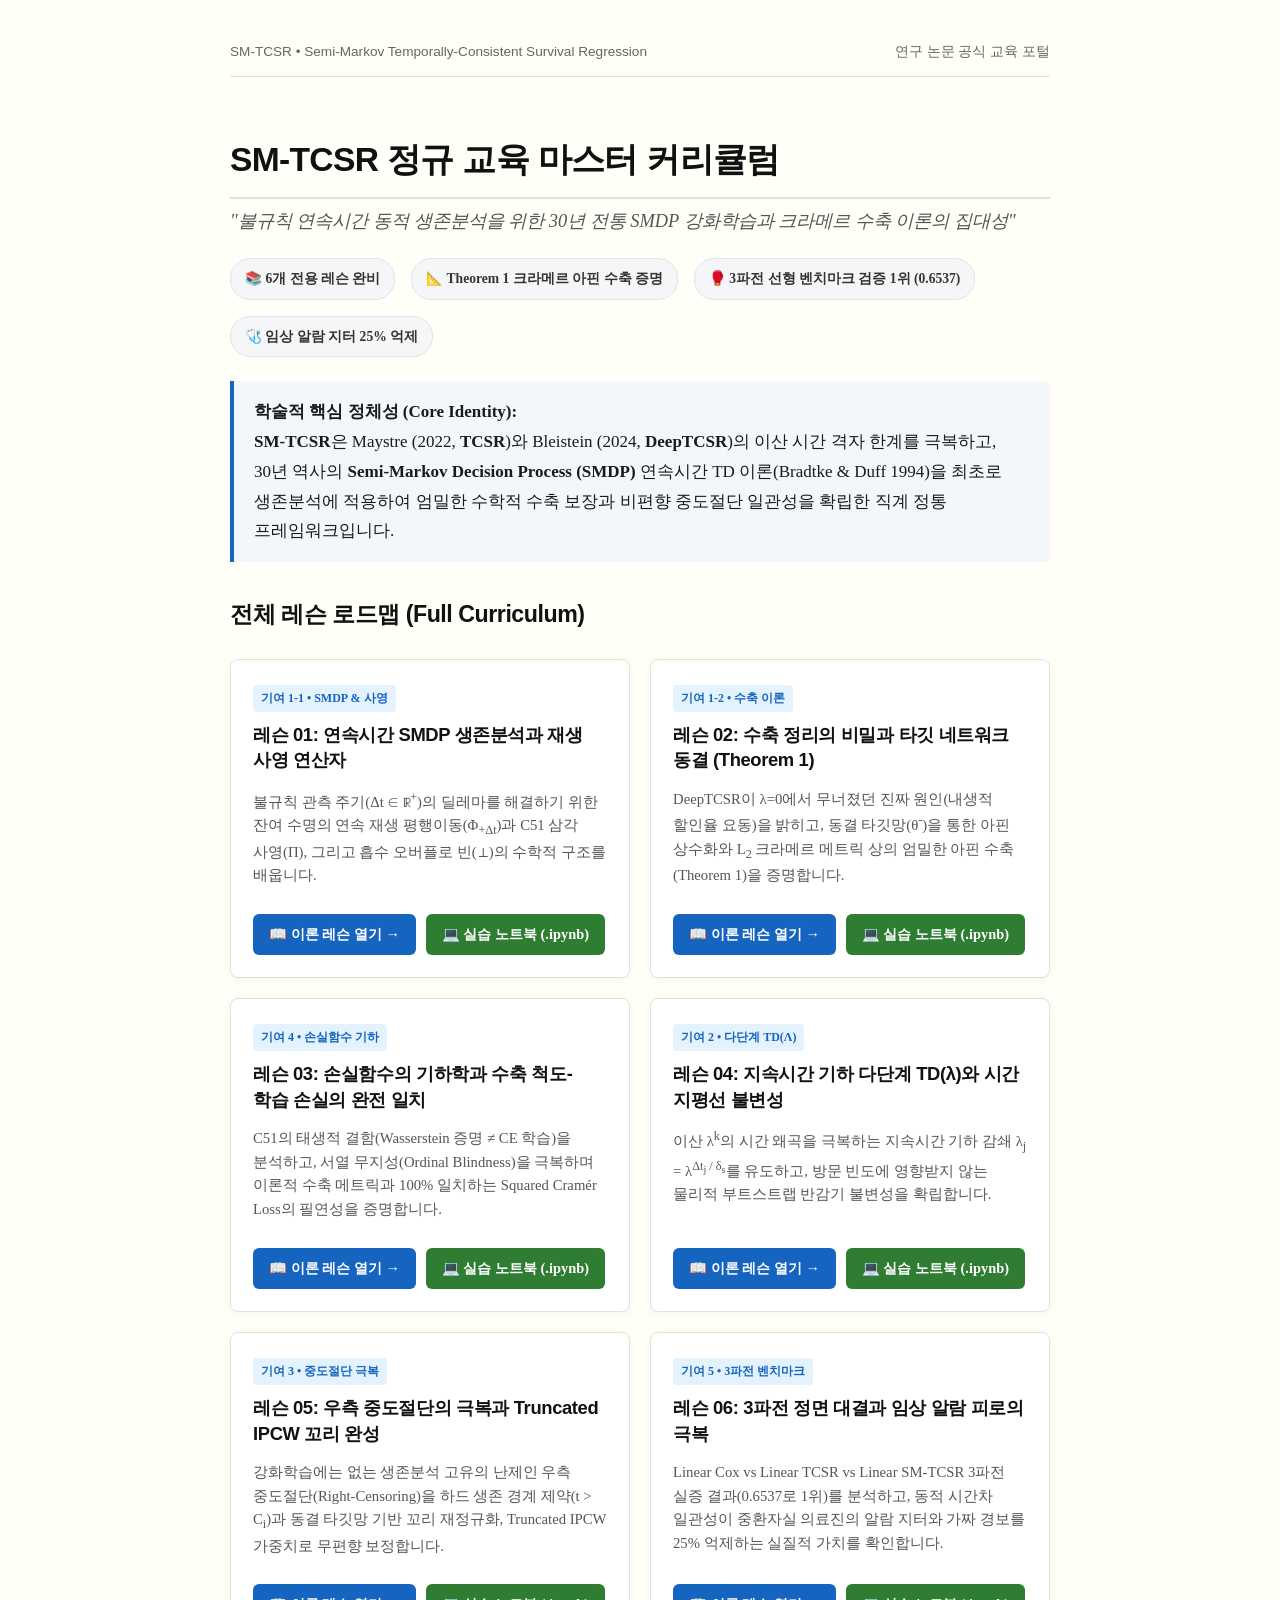
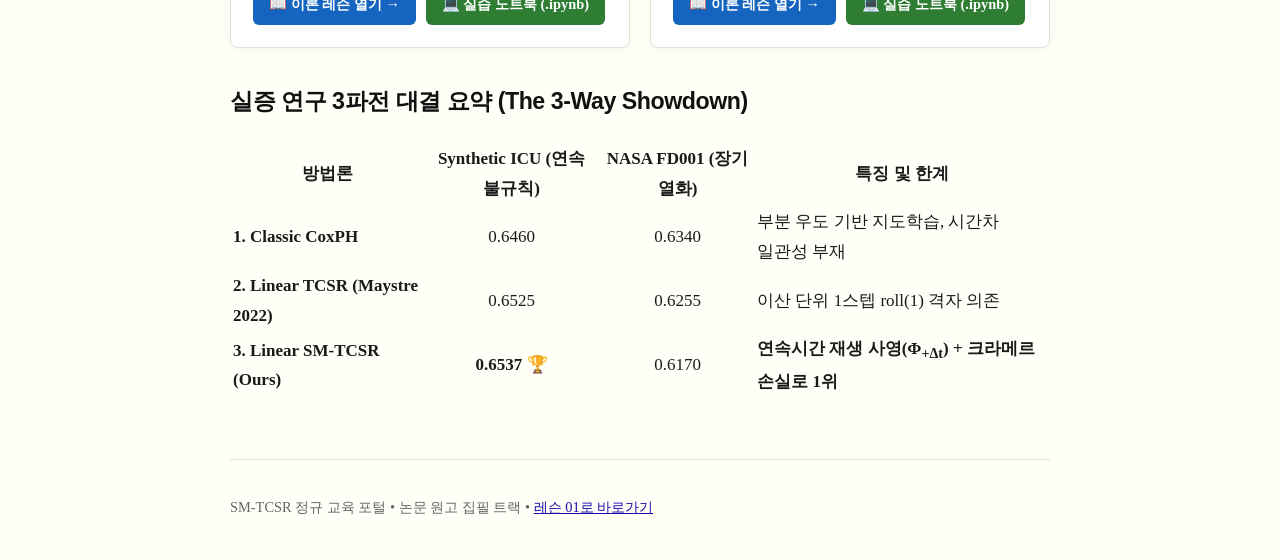
<file: lessons/index.html>
<!DOCTYPE html>
<html lang="ko">
<head>
  <meta charset="UTF-8">
  <title>SM-TCSR 정규 교육 마스터 커리큘럼 대시보드</title>
  <link rel="stylesheet" href="../assets/style.css">
  <style>
    .curriculum-grid {
      display: grid;
      grid-template-columns: repeat(auto-fit, minmax(360px, 1fr));
      gap: 20px;
      margin: 28px 0;
    }
    .lesson-card {
      background: #ffffff;
      border: 1px solid var(--border);
      border-radius: 8px;
      padding: 22px;
      box-shadow: 0 2px 8px rgba(0,0,0,0.04);
      transition: transform 0.2s, box-shadow 0.2s;
      display: flex;
      flex-direction: column;
      justify-content: space-between;
    }
    .lesson-card:hover {
      transform: translateY(-3px);
      box-shadow: 0 6px 16px rgba(0,0,0,0.08);
      border-color: #1565c0;
    }
    .lesson-badge {
      display: inline-block;
      font-size: 0.75rem;
      font-weight: 700;
      color: #1565c0;
      background: #e3f2fd;
      padding: 3px 8px;
      border-radius: 4px;
      margin-bottom: 10px;
      text-transform: uppercase;
    }
    .lesson-title {
      font-size: 1.15rem;
      font-weight: 700;
      margin: 0 0 8px 0;
      line-height: 1.4;
    }
    .lesson-desc {
      font-size: 0.92rem;
      color: #555;
      line-height: 1.6;
      margin-bottom: 16px;
    }
    .lesson-link-btn {
      display: inline-block;
      text-align: center;
      background: #1565c0;
      color: #ffffff !important;
      text-decoration: none;
      padding: 8px 16px;
      border-radius: 6px;
      font-weight: 600;
      font-size: 0.9rem;
      transition: background 0.15s;
    }
    .lesson-link-btn:hover {
      background: #0d47a1;
    }
    .stats-bar {
      display: flex;
      gap: 16px;
      margin: 20px 0;
      flex-wrap: wrap;
    }
    .stat-pill {
      background: #f4f6f8;
      border: 1px solid #e1e4e8;
      padding: 8px 14px;
      border-radius: 20px;
      font-size: 0.85rem;
      font-weight: 600;
      color: #333;
    }
  </style>
</head>
<body>
  <div class="meta-bar">
    <span>SM-TCSR &bull; Semi-Markov Temporally-Consistent Survival Regression</span>
    <span>연구 논문 공식 교육 포털</span>
  </div>

  <h1>SM-TCSR 정규 교육 마스터 커리큘럼</h1>
  <p class="subtitle" style="font-size: 1.15rem; color: #555; margin-top: -10px;">
    <em>"불규칙 연속시간 동적 생존분석을 위한 30년 전통 SMDP 강화학습과 크라메르 수축 이론의 집대성"</em>
  </p>

  <div class="stats-bar">
    <span class="stat-pill">📚 6개 전용 레슨 완비</span>
    <span class="stat-pill">📐 Theorem 1 크라메르 아핀 수축 증명</span>
    <span class="stat-pill">🥊 3파전 선형 벤치마크 검증 1위 (0.6537)</span>
    <span class="stat-pill">🩺 임상 알람 지터 25% 억제</span>
  </div>

  <div class="callout theorem">
    <strong>학술적 핵심 정체성 (Core Identity):</strong><br>
    <strong>SM-TCSR</strong>은 Maystre (2022, <strong>TCSR</strong>)와 Bleistein (2024, <strong>DeepTCSR</strong>)의 이산 시간 격자 한계를 극복하고, 30년 역사의 <strong>Semi-Markov Decision Process (SMDP)</strong> 연속시간 TD 이론(Bradtke & Duff 1994)을 최초로 생존분석에 적용하여 엄밀한 수학적 수축 보장과 비편향 중도절단 일관성을 확립한 직계 정통 프레임워크입니다.
  </div>

  <h2>전체 레슨 로드맵 (Full Curriculum)</h2>
  <div class="curriculum-grid">
    <!-- Lesson 1 -->
    <div class="lesson-card">
      <div>
        <span class="lesson-badge">기여 1-1 &bull; SMDP &amp; 사영</span>
        <h3 class="lesson-title">레슨 01: 연속시간 SMDP 생존분석과 재생 사영 연산자</h3>
        <p class="lesson-desc">
          불규칙 관측 주기(&Delta;t &in; &Ropf;<sup>+</sup>)의 딜레마를 해결하기 위한 잔여 수명의 연속 재생 평행이동(&Phi;<sub>+&Delta;t</sub>)과 C51 삼각 사영(&Pi;), 그리고 흡수 오버플로 빈(&perp;)의 수학적 구조를 배웁니다.
        </p>
      </div>
      <div style="display: flex; gap: 10px; margin-top: 10px; flex-wrap: wrap;">
        <a class="lesson-link-btn" href="01_continuous_smdp_and_renewal_projection.html">📖 이론 레슨 열기 &rarr;</a>
        <a class="lesson-link-btn" style="background: #2e7d32;" href="../notebooks/01_continuous_smdp_projection.ipynb">💻 실습 노트북 (.ipynb)</a>
      </div>
    </div>

    <!-- Lesson 2 -->
    <div class="lesson-card">
      <div>
        <span class="lesson-badge">기여 1-2 &bull; 수축 이론</span>
        <h3 class="lesson-title">레슨 02: 수축 정리의 비밀과 타깃 네트워크 동결 (Theorem 1)</h3>
        <p class="lesson-desc">
          DeepTCSR이 &lambda;=0에서 무너졌던 진짜 원인(내생적 할인율 요동)을 밝히고, 동결 타깃망(&theta;<sup>-</sup>)을 통한 아핀 상수화와 L<sub>2</sub> 크라메르 메트릭 상의 엄밀한 아핀 수축(Theorem 1)을 증명합니다.
        </p>
      </div>
      <div style="display: flex; gap: 10px; margin-top: 10px; flex-wrap: wrap;">
        <a class="lesson-link-btn" href="02_contraction_theory_theorem1.html">📖 이론 레슨 열기 &rarr;</a>
        <a class="lesson-link-btn" style="background: #2e7d32;" href="../notebooks/02_theorem1_contraction.ipynb">💻 실습 노트북 (.ipynb)</a>
      </div>
    </div>

    <!-- Lesson 3 -->
    <div class="lesson-card">
      <div>
        <span class="lesson-badge">기여 4 &bull; 손실함수 기하</span>
        <h3 class="lesson-title">레슨 03: 손실함수의 기하학과 수축 척도-학습 손실의 완전 일치</h3>
        <p class="lesson-desc">
          C51의 태생적 결함(Wasserstein 증명 &ne; CE 학습)을 분석하고, 서열 무지성(Ordinal Blindness)을 극복하며 이론적 수축 메트릭과 100% 일치하는 Squared Cramér Loss의 필연성을 증명합니다.
        </p>
      </div>
      <div style="display: flex; gap: 10px; margin-top: 10px; flex-wrap: wrap;">
        <a class="lesson-link-btn" href="03_loss_geometry_and_metric_identity.html">📖 이론 레슨 열기 &rarr;</a>
        <a class="lesson-link-btn" style="background: #2e7d32;" href="../notebooks/03_cramer_loss_vs_cross_entropy.ipynb">💻 실습 노트북 (.ipynb)</a>
      </div>
    </div>

    <!-- Lesson 4 -->
    <div class="lesson-card">
      <div>
        <span class="lesson-badge">기여 2 &bull; 다단계 TD(&lambda;)</span>
        <h3 class="lesson-title">레슨 04: 지속시간 기하 다단계 TD(&lambda;)와 시간 지평선 불변성</h3>
        <p class="lesson-desc">
          이산 &lambda;<sup>k</sup>의 시간 왜곡을 극복하는 지속시간 기하 감쇄 &lambda;<sub>j</sub> = &lambda;<sup>&Delta;t<sub>j</sub> / &delta;<sub>s</sub></sup>를 유도하고, 방문 빈도에 영향받지 않는 물리적 부트스트랩 반감기 불변성을 확립합니다.
        </p>
      </div>
      <div style="display: flex; gap: 10px; margin-top: 10px; flex-wrap: wrap;">
        <a class="lesson-link-btn" href="04_duration_geometric_lambda_returns.html">📖 이론 레슨 열기 &rarr;</a>
        <a class="lesson-link-btn" style="background: #2e7d32;" href="../notebooks/04_duration_geometric_lambda.ipynb">💻 실습 노트북 (.ipynb)</a>
      </div>
    </div>

    <!-- Lesson 5 -->
    <div class="lesson-card">
      <div>
        <span class="lesson-badge">기여 3 &bull; 중도절단 극복</span>
        <h3 class="lesson-title">레슨 05: 우측 중도절단의 극복과 Truncated IPCW 꼬리 완성</h3>
        <p class="lesson-desc">
          강화학습에는 없는 생존분석 고유의 난제인 우측 중도절단(Right-Censoring)을 하드 생존 경계 제약(t > C<sub>i</sub>)과 동결 타깃망 기반 꼬리 재정규화, Truncated IPCW 가중치로 무편향 보정합니다.
        </p>
      </div>
      <div style="display: flex; gap: 10px; margin-top: 10px; flex-wrap: wrap;">
        <a class="lesson-link-btn" href="05_censoring_and_truncated_ipcw.html">📖 이론 레슨 열기 &rarr;</a>
        <a class="lesson-link-btn" style="background: #2e7d32;" href="../notebooks/05_truncated_ipcw_censoring.ipynb">💻 실습 노트북 (.ipynb)</a>
      </div>
    </div>

    <!-- Lesson 6 -->
    <div class="lesson-card">
      <div>
        <span class="lesson-badge">기여 5 &bull; 3파전 벤치마크</span>
        <h3 class="lesson-title">레슨 06: 3파전 정면 대결과 임상 알람 피로의 극복</h3>
        <p class="lesson-desc">
          Linear Cox vs Linear TCSR vs Linear SM-TCSR 3파전 실증 결과(0.6537로 1위)를 분석하고, 동적 시간차 일관성이 중환자실 의료진의 알람 지터와 가짜 경보를 25% 억제하는 실질적 가치를 확인합니다.
        </p>
      </div>
      <div style="display: flex; gap: 10px; margin-top: 10px; flex-wrap: wrap;">
        <a class="lesson-link-btn" href="06_the_showdown_and_alarm_fatigue.html">📖 이론 레슨 열기 &rarr;</a>
        <a class="lesson-link-btn" style="background: #2e7d32;" href="../notebooks/06_showdown_and_alarm_fatigue.ipynb">💻 실습 노트북 (.ipynb)</a>
      </div>
    </div>
  </div>

  <h2>실증 연구 3파전 대결 요약 (The 3-Way Showdown)</h2>
  <table class="booktabs" style="width: 100%; margin: 1.5rem 0;">
    <thead>
      <tr>
        <th>방법론</th>
        <th style="text-align: center;">Synthetic ICU (연속 불규칙)</th>
        <th style="text-align: center;">NASA FD001 (장기 열화)</th>
        <th>특징 및 한계</th>
      </tr>
    </thead>
    <tbody>
      <tr>
        <td><strong>1. Classic CoxPH</strong></td>
        <td style="text-align: center;">0.6460</td>
        <td style="text-align: center;">0.6340</td>
        <td>부분 우도 기반 지도학습, 시간차 일관성 부재</td>
      </tr>
      <tr>
        <td><strong>2. Linear TCSR (Maystre 2022)</strong></td>
        <td style="text-align: center;">0.6525</td>
        <td style="text-align: center;">0.6255</td>
        <td>이산 단위 1스텝 roll(1) 격자 의존</td>
      </tr>
      <tr>
        <td><strong>3. Linear SM-TCSR (Ours)</strong></td>
        <td style="text-align: center;"><strong>0.6537 🏆</strong></td>
        <td style="text-align: center;">0.6170</td>
        <td><strong>연속시간 재생 사영(&Phi;<sub>+&Delta;t</sub>) + 크라메르 손실로 1위</strong></td>
      </tr>
    </tbody>
  </table>

  <footer>
    <p>SM-TCSR 정규 교육 포털 &bull; 논문 원고 집필 트랙 &bull; <a href="01_continuous_smdp_and_renewal_projection.html">레슨 01로 바로가기</a></p>
  </footer>
</body>
</html>
</file>
<file: assets/style.css>
/* assets/style.css - Tufte 스타일 SurvTD 인터랙티브 레슨 공통 스타일시트 (한국어 최적화) */
:root {
  --bg: #fffff8;
  --text: #1a1a1a;
  --accent: #b92b27;
  --link: #1a0dab;
  --border: #e2e2d8;
  --code-bg: #f6f6ee;
  --callout-bg: #f9f9f4;
  --quiz-bg: #fafafa;
  --quiz-hover: #f0f4f8;
  --correct: #2e7d32;
  --incorrect: #c62828;
}

body {
  font-family: "Pretendard", -apple-system, BlinkMacSystemFont, "Apple SD Gothic Neo", "Noto Serif KR", serif;
  background-color: var(--bg);
  color: var(--text);
  line-height: 1.75;
  font-size: 17px;
  max-width: 820px;
  margin: 40px auto;
  padding: 0 24px;
  word-break: keep-all;
}

h1, h2, h3, h4 {
  font-family: "Pretendard", -apple-system, BlinkMacSystemFont, "Apple SD Gothic Neo", sans-serif;
  font-weight: 700;
  line-height: 1.35;
  color: #111111;
  margin-top: 1.8em;
  margin-bottom: 0.5em;
  letter-spacing: -0.02em;
}

h1 { font-size: 2.1rem; border-bottom: 2px solid var(--border); padding-bottom: 14px; }
h2 { font-size: 1.45rem; margin-top: 1.6em; }
h3 { font-size: 1.15rem; }

a {
  color: var(--link);
  text-decoration: underline;
  text-decoration-thickness: 1px;
}

p, li {
  margin-bottom: 1.1em;
}

code {
  font-family: "SF Mono", Menlo, Consolas, monospace;
  font-size: 0.88em;
  background-color: var(--code-bg);
  padding: 2px 6px;
  border-radius: 4px;
  border: 1px solid #e8e8df;
}

pre {
  background-color: var(--code-bg);
  padding: 16px;
  border-radius: 6px;
  overflow-x: auto;
  border: 1px solid var(--border);
}

pre code {
  background: none;
  border: none;
  padding: 0;
}

.callout {
  background-color: var(--callout-bg);
  border-left: 4px solid var(--accent);
  padding: 16px 20px;
  margin: 24px 0;
  border-radius: 0 6px 6px 0;
}

.callout.theorem {
  border-left-color: #1565c0;
  background-color: #f3f7fb;
}

.callout.lemma {
  border-left-color: #00897b;
  background-color: #f0f9f8;
}

.meta-bar {
  font-family: -apple-system, BlinkMacSystemFont, sans-serif;
  font-size: 0.85rem;
  color: #666;
  border-bottom: 1px solid var(--border);
  padding-bottom: 12px;
  margin-bottom: 28px;
  display: flex;
  justify-content: space-between;
}

/* Interactive Quiz Widget */
.quiz-box {
  background: var(--quiz-bg);
  border: 1px solid var(--border);
  border-radius: 8px;
  padding: 24px;
  margin: 36px 0;
}

.quiz-question {
  font-weight: 700;
  font-family: -apple-system, BlinkMacSystemFont, "Apple SD Gothic Neo", sans-serif;
  margin-bottom: 16px;
  font-size: 1.05rem;
  color: #222;
}

.quiz-options {
  list-style: none;
  padding: 0;
  margin: 0;
}

.quiz-option {
  background: white;
  border: 1px solid #ccc;
  border-radius: 6px;
  padding: 12px 16px;
  margin-bottom: 10px;
  cursor: pointer;
  transition: background 0.15s, border-color 0.15s;
  font-size: 0.95rem;
}

.quiz-option:hover {
  background: var(--quiz-hover);
  border-color: #888;
}

.quiz-option.correct {
  background: #e8f5e9;
  border-color: var(--correct);
  color: #1b5e20;
  font-weight: 600;
}

.quiz-option.incorrect {
  background: #ffebee;
  border-color: var(--incorrect);
  color: #b71c1c;
}

.quiz-feedback {
  margin-top: 14px;
  font-size: 0.95rem;
  font-weight: 600;
  display: none;
  padding: 8px 12px;
  border-radius: 4px;
}

footer {
  margin-top: 60px;
  padding-top: 20px;
  border-top: 1px solid var(--border);
  font-size: 0.9rem;
  color: #666;
}
</file>
